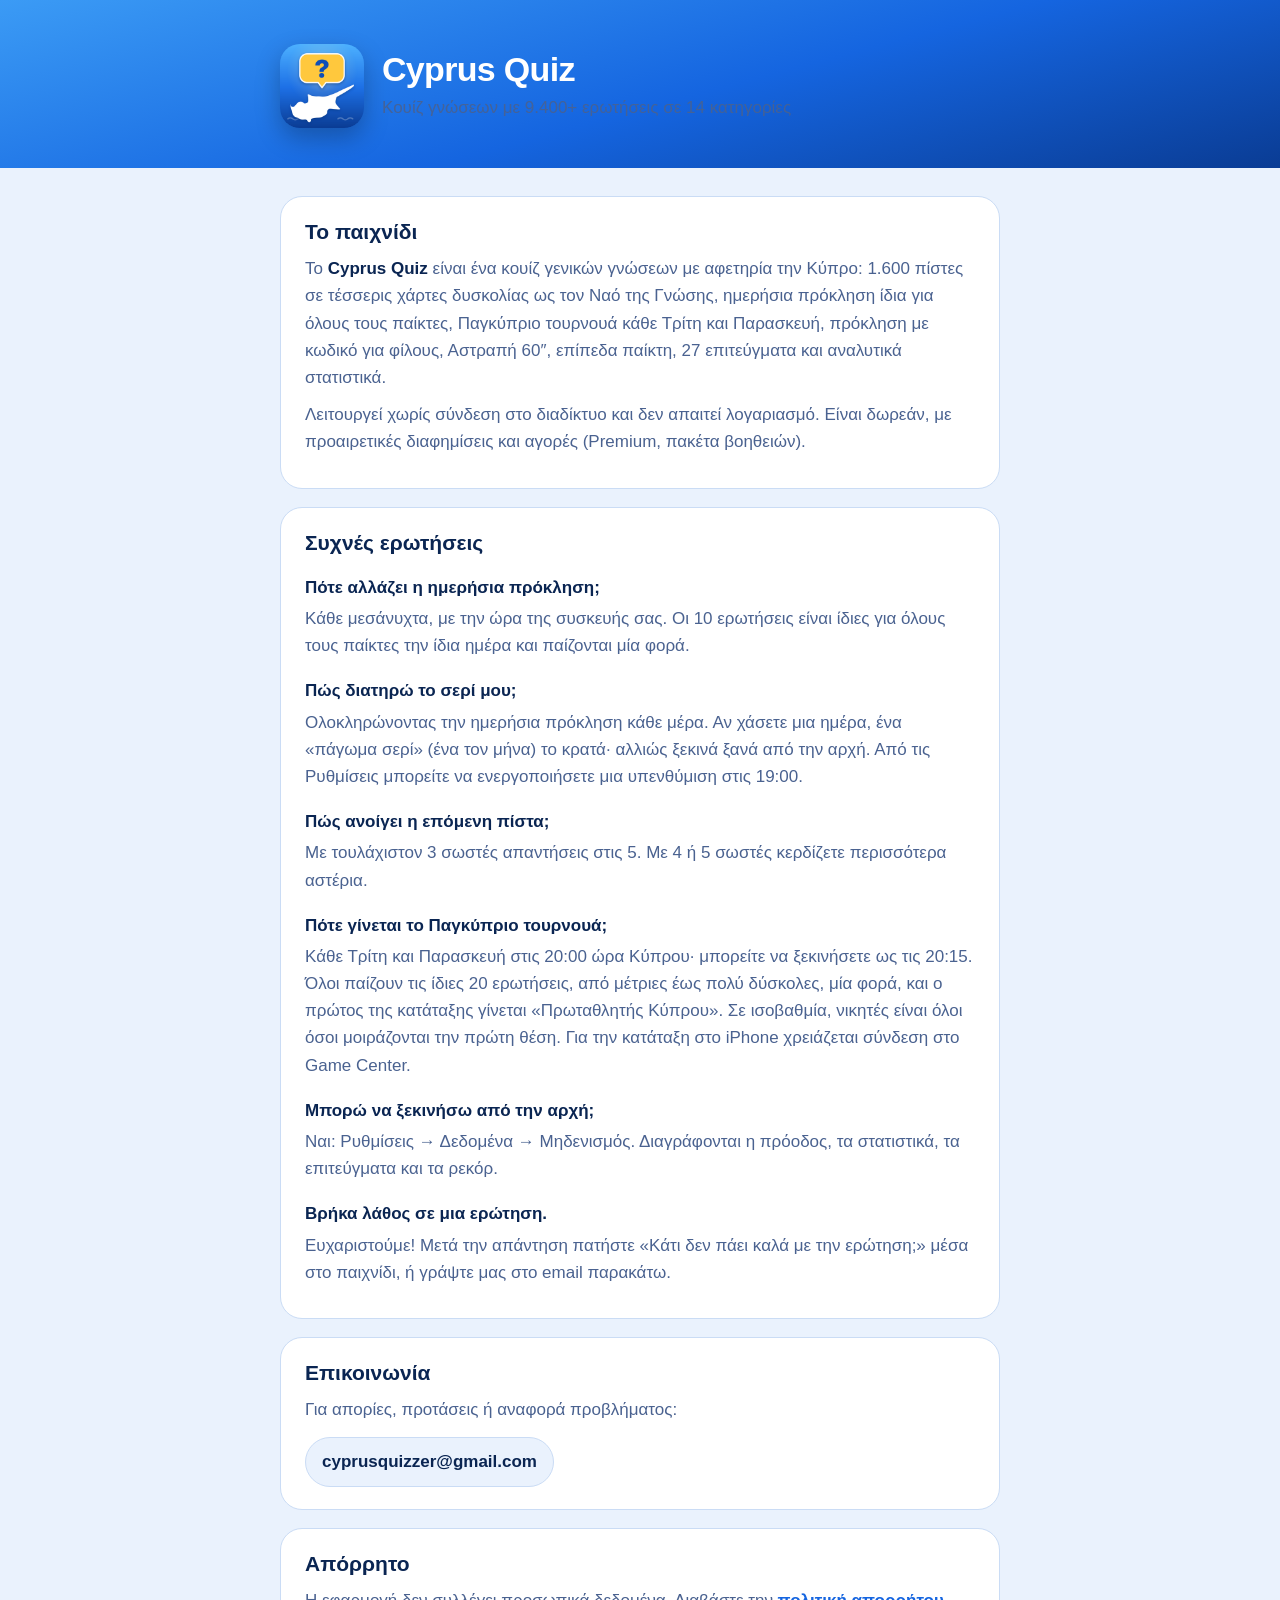
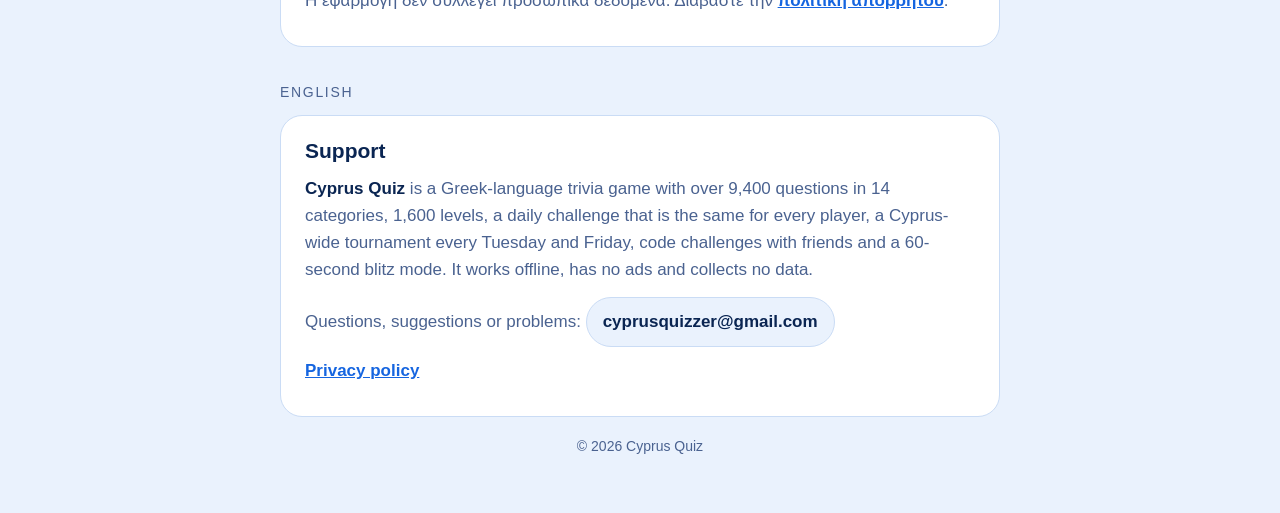
<file: index.html>
<!doctype html>
<html lang="el">
<head>
<meta charset="utf-8">
<meta name="viewport" content="width=device-width, initial-scale=1, viewport-fit=cover">
<title>Cyprus Quiz · Υποστήριξη</title>
<meta name="description" content="Cyprus Quiz: κουίζ γνώσεων με 9.400+ ερωτήσεις σε 14 κατηγορίες. Υποστήριξη και επικοινωνία.">
<link rel="icon" href="icon.png">
<link rel="stylesheet" href="style.css">
</head>
<body>
<header>
  <div class="wrap brand">
    <img src="icon.png" alt="">
    <div>
      <h1>Cyprus Quiz</h1>
      <p class="tag">Κουίζ γνώσεων με 9.400+ ερωτήσεις σε 14 κατηγορίες</p>
    </div>
  </div>
</header>
<main>
  <div class="wrap">
    <section>
      <h2>Το παιχνίδι</h2>
      <p>Το <strong>Cyprus Quiz</strong> είναι ένα κουίζ γενικών γνώσεων με αφετηρία την Κύπρο: 1.600 πίστες σε τέσσερις χάρτες δυσκολίας ως τον Ναό της Γνώσης, ημερήσια πρόκληση ίδια για όλους τους παίκτες, Παγκύπριο τουρνουά κάθε Τρίτη και Παρασκευή, πρόκληση με κωδικό για φίλους, Αστραπή 60″, επίπεδα παίκτη, 27 επιτεύγματα και αναλυτικά στατιστικά.</p>
      <p>Λειτουργεί χωρίς σύνδεση στο διαδίκτυο και δεν απαιτεί λογαριασμό. Είναι δωρεάν, με προαιρετικές διαφημίσεις και αγορές (Premium, πακέτα βοηθειών).</p>
    </section>

    <section>
      <h2>Συχνές ερωτήσεις</h2>
      <h3>Πότε αλλάζει η ημερήσια πρόκληση;</h3>
      <p>Κάθε μεσάνυχτα, με την ώρα της συσκευής σας. Οι 10 ερωτήσεις είναι ίδιες για όλους τους παίκτες την ίδια ημέρα και παίζονται μία φορά.</p>
      <h3>Πώς διατηρώ το σερί μου;</h3>
      <p>Ολοκληρώνοντας την ημερήσια πρόκληση κάθε μέρα. Αν χάσετε μια ημέρα, ένα «πάγωμα σερί» (ένα τον μήνα) το κρατά· αλλιώς ξεκινά ξανά από την αρχή. Από τις Ρυθμίσεις μπορείτε να ενεργοποιήσετε μια υπενθύμιση στις 19:00.</p>
      <h3>Πώς ανοίγει η επόμενη πίστα;</h3>
      <p>Με τουλάχιστον 3 σωστές απαντήσεις στις 5. Με 4 ή 5 σωστές κερδίζετε περισσότερα αστέρια.</p>
      <h3>Πότε γίνεται το Παγκύπριο τουρνουά;</h3>
      <p>Κάθε Τρίτη και Παρασκευή στις 20:00 ώρα Κύπρου· μπορείτε να ξεκινήσετε ως τις 20:15. Όλοι παίζουν τις ίδιες 20 ερωτήσεις, από μέτριες έως πολύ δύσκολες, μία φορά, και ο πρώτος της κατάταξης γίνεται «Πρωταθλητής Κύπρου». Σε ισοβαθμία, νικητές είναι όλοι όσοι μοιράζονται την πρώτη θέση. Για την κατάταξη στο iPhone χρειάζεται σύνδεση στο Game Center.</p>
      <h3>Μπορώ να ξεκινήσω από την αρχή;</h3>
      <p>Ναι: Ρυθμίσεις → Δεδομένα → Μηδενισμός. Διαγράφονται η πρόοδος, τα στατιστικά, τα επιτεύγματα και τα ρεκόρ.</p>
      <h3>Βρήκα λάθος σε μια ερώτηση.</h3>
      <p>Ευχαριστούμε! Μετά την απάντηση πατήστε «Κάτι δεν πάει καλά με την ερώτηση;» μέσα στο παιχνίδι, ή γράψτε μας στο email παρακάτω.</p>
    </section>

    <section>
      <h2>Επικοινωνία</h2>
      <p>Για απορίες, προτάσεις ή αναφορά προβλήματος:</p>
      <span class="mail">cyprusquizzer@gmail.com</span>
    </section>

    <section>
      <h2>Απόρρητο</h2>
      <p>Η εφαρμογή δεν συλλέγει προσωπικά δεδομένα. Διαβάστε την <a href="privacy.html">πολιτική απορρήτου</a>.</p>
    </section>

    <p class="lang">English</p>
    <section lang="en">
      <h2>Support</h2>
      <p><strong>Cyprus Quiz</strong> is a Greek-language trivia game with over 9,400 questions in 14 categories, 1,600 levels, a daily challenge that is the same for every player, a Cyprus-wide tournament every Tuesday and Friday, code challenges with friends and a 60-second blitz mode. It works offline, has no ads and collects no data.</p>
      <p>Questions, suggestions or problems: <span class="mail">cyprusquizzer@gmail.com</span></p>
      <p><a href="privacy.html#en">Privacy policy</a></p>
    </section>
    <footer>© 2026 Cyprus Quiz</footer>
  </div>
</main>
</body>
</html>
</file>
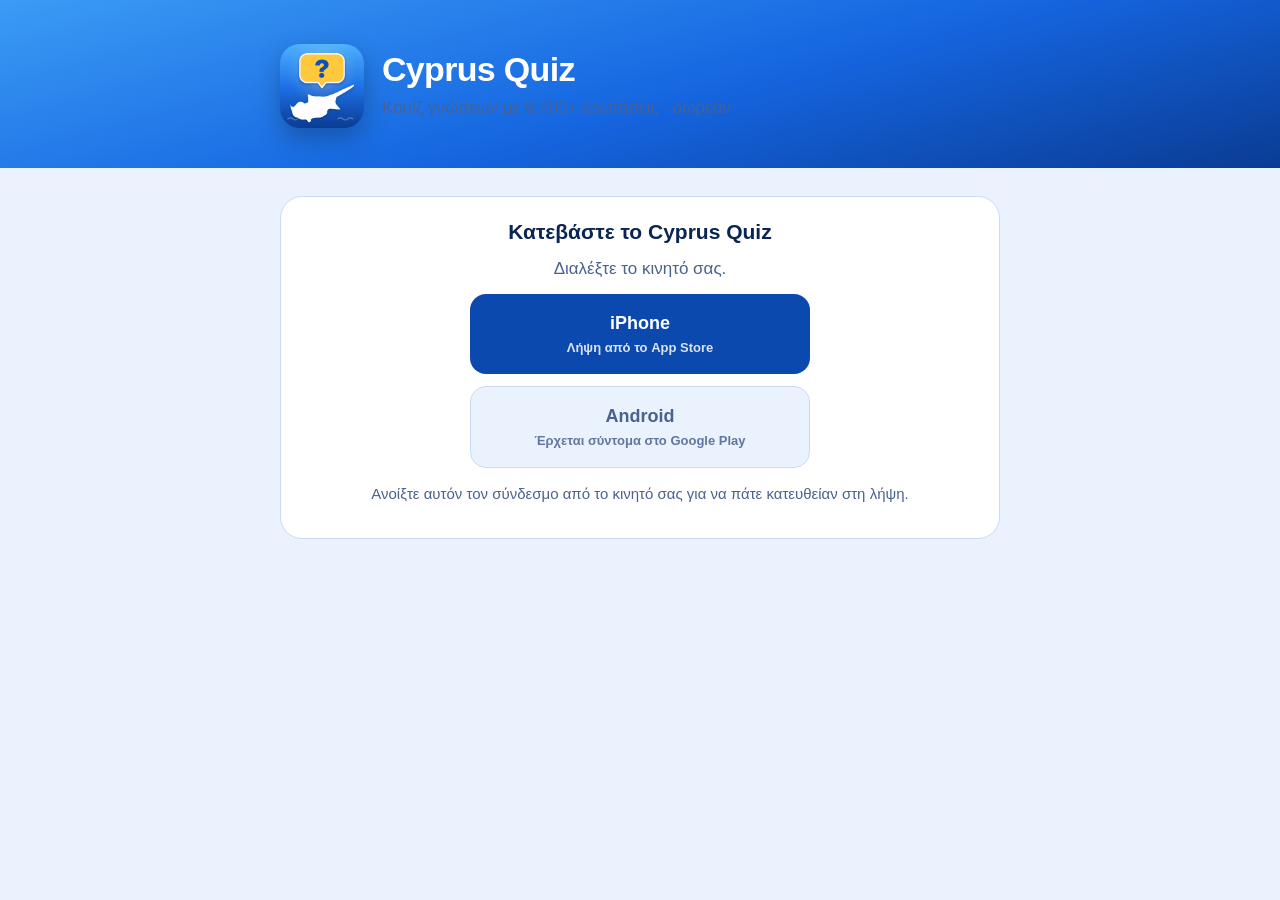
<file: app/index.html>
<!doctype html>
<html lang="el">
<head>
<meta charset="utf-8">
<meta name="viewport" content="width=device-width, initial-scale=1, viewport-fit=cover">
<title>Cyprus Quiz · Κατεβάστε το δωρεάν</title>
<meta name="description" content="Cyprus Quiz: κουίζ γνώσεων με 9.400+ ερωτήσεις. Κατεβάστε το δωρεάν σε iPhone και Android.">
<meta property="og:title" content="Cyprus Quiz · Κατεβάστε το δωρεάν">
<meta property="og:description" content="Κουίζ γνώσεων με 9.400+ ερωτήσεις, ημερήσια πρόκληση και Παγκύπριο τουρνουά.">
<meta property="og:image" content="https://spyrosantoniou555-hue.github.io/icon.png">
<meta property="og:type" content="website">
<link rel="icon" href="../icon.png">
<link rel="stylesheet" href="../style.css">
<script>
/* Ένας σύνδεσμος για όλους: το iPhone πάει στο App Store, το Android στο Google Play.
   ANDROID_LIVE: γίνεται true μόλις το παιχνίδι κυκλοφορήσει δημόσια στο Google Play. */
var IOS_URL = 'https://apps.apple.com/app/cyprus-quiz/id6836893858';
var ANDROID_URL = 'https://play.google.com/store/apps/details?id=com.spyrosantoniou.cyprusquizzes';
var ANDROID_LIVE = false;
var ua = navigator.userAgent || '';
var isIOS = /iPhone|iPad|iPod/i.test(ua) || (navigator.platform === 'MacIntel' && navigator.maxTouchPoints > 1);
var isAndroid = /Android/i.test(ua);
var device = isIOS ? 'ios' : isAndroid ? 'android' : 'other';
if (isIOS) location.replace(IOS_URL);
else if (isAndroid && ANDROID_LIVE) location.replace(ANDROID_URL);
</script>
<style>
  .get { text-align: center; }
  .get .btn { display: block; margin: 12px auto 0; max-width: 340px; padding: 15px 20px; border-radius: 16px; background: var(--brand-2, #0B49AE); color: #FFFFFF; font-weight: 700; font-size: 18px; text-decoration: none; }
  .get .btn.off { background: var(--bg); color: var(--ink-2); border: 1px solid var(--line); }
  .get .btn small { display: block; font-weight: 600; font-size: 13px; opacity: .85; }
  .note { font-size: 15px; margin-top: 14px; }
</style>
</head>
<body>
<header>
  <div class="wrap brand">
    <img src="../icon.png" alt="">
    <div>
      <h1>Cyprus Quiz</h1>
      <p class="tag">Κουίζ γνώσεων με 9.400+ ερωτήσεις · δωρεάν</p>
    </div>
  </div>
</header>
<main>
  <div class="wrap">
    <section class="get">
      <h2 id="title">Κατεβάστε το Cyprus Quiz</h2>
      <p id="lead">Διαλέξτε το κινητό σας.</p>
      <a class="btn" id="ios" href="https://apps.apple.com/app/cyprus-quiz/id6836893858">iPhone<small>Λήψη από το App Store</small></a>
      <a class="btn off" id="android" href="#" aria-disabled="true">Android<small>Έρχεται σύντομα στο Google Play</small></a>
      <p class="note" id="note"></p>
    </section>
  </div>
</main>
<script>
(function () {
  var a = document.getElementById('android');
  if (ANDROID_LIVE) {
    a.href = ANDROID_URL; a.className = 'btn'; a.removeAttribute('aria-disabled');
    a.innerHTML = 'Android<small>Λήψη από το Google Play</small>';
  } else {
    a.addEventListener('click', function (e) { e.preventDefault(); });
  }
  if (device === 'ios') {
    document.getElementById('lead').textContent = 'Σας μεταφέρουμε στο App Store…';
  } else if (device === 'android' && !ANDROID_LIVE) {
    document.getElementById('title').textContent = 'Σύντομα και στο Android';
    document.getElementById('lead').textContent = 'Το Cyprus Quiz για Android κυκλοφορεί σε λίγες μέρες στο Google Play. Προς το παρόν είναι διαθέσιμο στο iPhone.';
    document.getElementById('ios').style.display = 'none';
  } else if (device === 'android') {
    document.getElementById('lead').textContent = 'Σας μεταφέρουμε στο Google Play…';
  } else {
    document.getElementById('note').textContent = 'Ανοίξτε αυτόν τον σύνδεσμο από το κινητό σας για να πάτε κατευθείαν στη λήψη.';
  }
})();
</script>
</body>
</html>
</file>
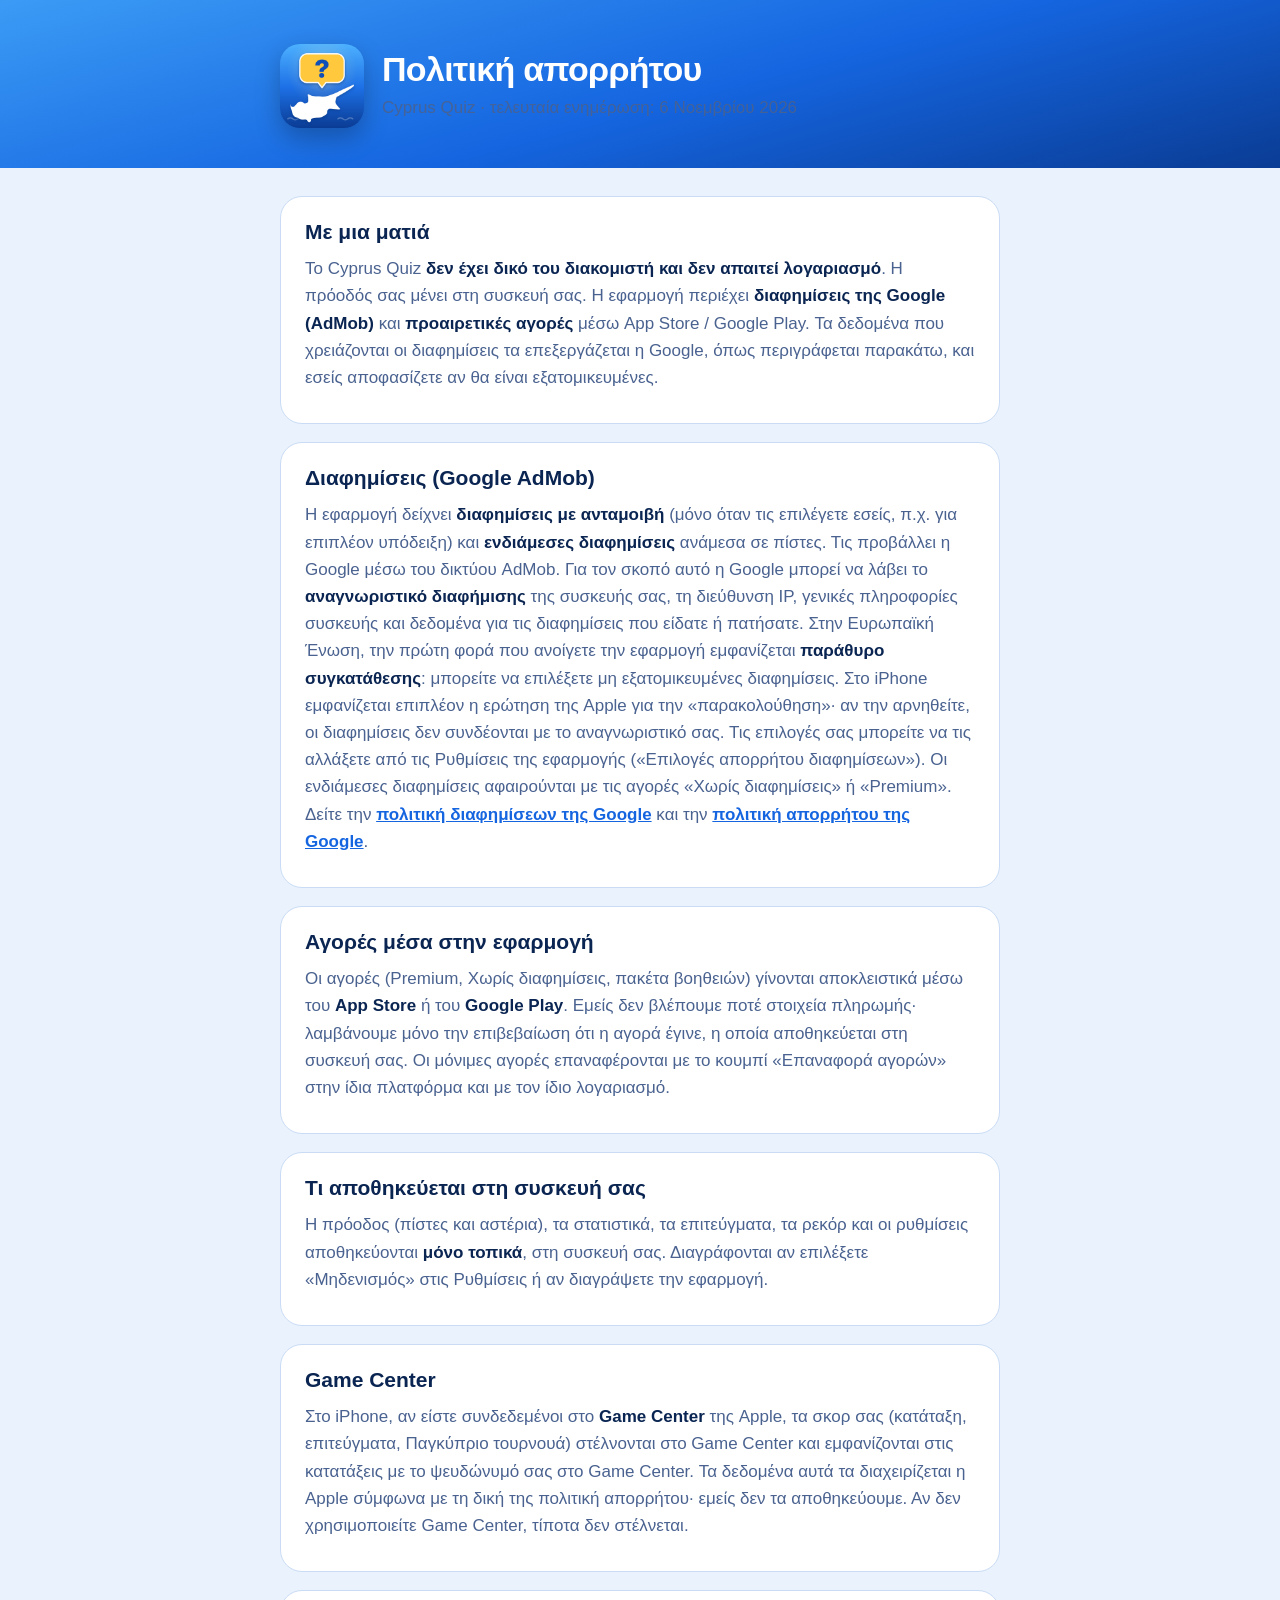
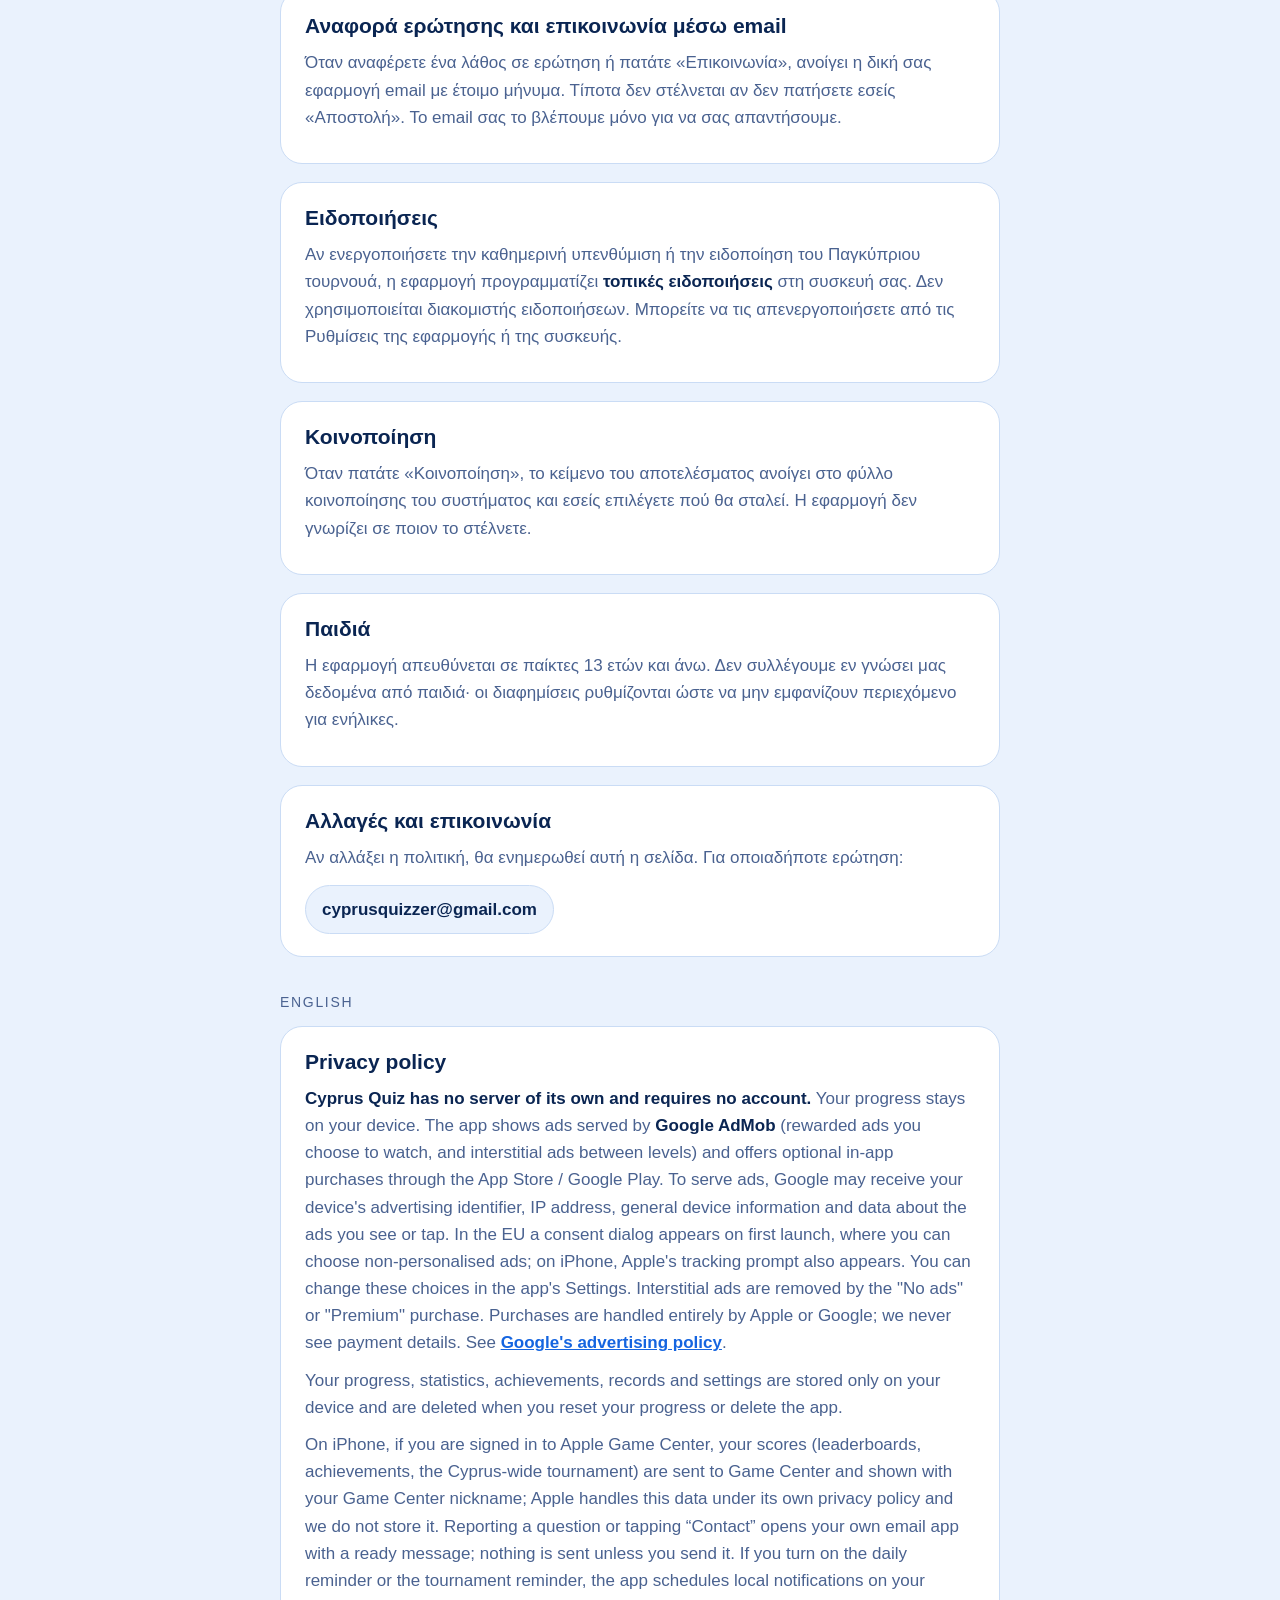
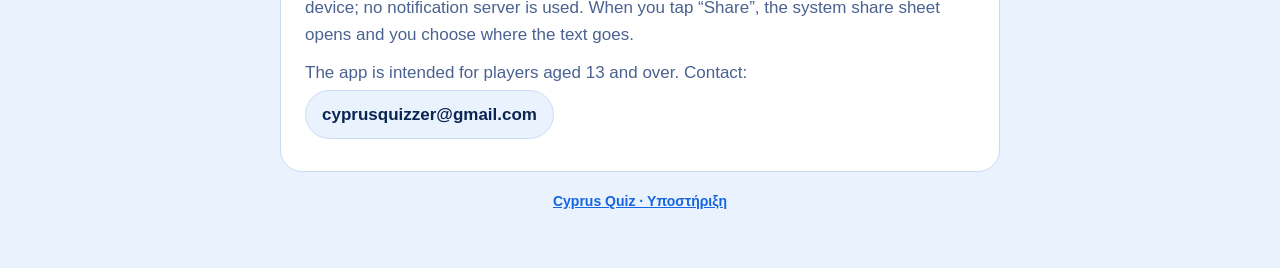
<file: privacy.html>
<!doctype html>
<html lang="el">
<head>
<meta charset="utf-8">
<meta name="viewport" content="width=device-width, initial-scale=1, viewport-fit=cover">
<title>Cyprus Quiz · Πολιτική απορρήτου</title>
<link rel="icon" href="icon.png">
<link rel="stylesheet" href="style.css">
</head>
<body>
<header>
  <div class="wrap brand">
    <img src="icon.png" alt="">
    <div>
      <h1>Πολιτική απορρήτου</h1>
      <p class="tag">Cyprus Quiz · τελευταία ενημέρωση: 6 Νοεμβρίου 2026</p>
    </div>
  </div>
</header>
<main>
  <div class="wrap">
    <section>
      <h2>Με μια ματιά</h2>
      <p>Το Cyprus Quiz <strong>δεν έχει δικό του διακομιστή και δεν απαιτεί λογαριασμό</strong>. Η πρόοδός σας μένει στη συσκευή σας. Η εφαρμογή περιέχει <strong>διαφημίσεις της Google (AdMob)</strong> και <strong>προαιρετικές αγορές</strong> μέσω App Store / Google Play. Τα δεδομένα που χρειάζονται οι διαφημίσεις τα επεξεργάζεται η Google, όπως περιγράφεται παρακάτω, και εσείς αποφασίζετε αν θα είναι εξατομικευμένες.</p>
    </section>
    <section>
      <h2>Διαφημίσεις (Google AdMob)</h2>
      <p>Η εφαρμογή δείχνει <strong>διαφημίσεις με ανταμοιβή</strong> (μόνο όταν τις επιλέγετε εσείς, π.χ. για επιπλέον υπόδειξη) και <strong>ενδιάμεσες διαφημίσεις</strong> ανάμεσα σε πίστες. Τις προβάλλει η Google μέσω του δικτύου AdMob. Για τον σκοπό αυτό η Google μπορεί να λάβει το <strong>αναγνωριστικό διαφήμισης</strong> της συσκευής σας, τη διεύθυνση IP, γενικές πληροφορίες συσκευής και δεδομένα για τις διαφημίσεις που είδατε ή πατήσατε. Στην Ευρωπαϊκή Ένωση, την πρώτη φορά που ανοίγετε την εφαρμογή εμφανίζεται <strong>παράθυρο συγκατάθεσης</strong>: μπορείτε να επιλέξετε μη εξατομικευμένες διαφημίσεις. Στο iPhone εμφανίζεται επιπλέον η ερώτηση της Apple για την «παρακολούθηση»· αν την αρνηθείτε, οι διαφημίσεις δεν συνδέονται με το αναγνωριστικό σας. Τις επιλογές σας μπορείτε να τις αλλάξετε από τις Ρυθμίσεις της εφαρμογής («Επιλογές απορρήτου διαφημίσεων»). Οι ενδιάμεσες διαφημίσεις αφαιρούνται με τις αγορές «Χωρίς διαφημίσεις» ή «Premium». Δείτε την <a href="https://policies.google.com/technologies/ads">πολιτική διαφημίσεων της Google</a> και την <a href="https://policies.google.com/privacy">πολιτική απορρήτου της Google</a>.</p>
    </section>
    <section>
      <h2>Αγορές μέσα στην εφαρμογή</h2>
      <p>Οι αγορές (Premium, Χωρίς διαφημίσεις, πακέτα βοηθειών) γίνονται αποκλειστικά μέσω του <strong>App Store</strong> ή του <strong>Google Play</strong>. Εμείς δεν βλέπουμε ποτέ στοιχεία πληρωμής· λαμβάνουμε μόνο την επιβεβαίωση ότι η αγορά έγινε, η οποία αποθηκεύεται στη συσκευή σας. Οι μόνιμες αγορές επαναφέρονται με το κουμπί «Επαναφορά αγορών» στην ίδια πλατφόρμα και με τον ίδιο λογαριασμό.</p>
    </section>
    <section>
      <h2>Τι αποθηκεύεται στη συσκευή σας</h2>
      <p>Η πρόοδος (πίστες και αστέρια), τα στατιστικά, τα επιτεύγματα, τα ρεκόρ και οι ρυθμίσεις αποθηκεύονται <strong>μόνο τοπικά</strong>, στη συσκευή σας. Διαγράφονται αν επιλέξετε «Μηδενισμός» στις Ρυθμίσεις ή αν διαγράψετε την εφαρμογή.</p>
    </section>
    <section>
      <h2>Game Center</h2>
      <p>Στο iPhone, αν είστε συνδεδεμένοι στο <strong>Game Center</strong> της Apple, τα σκορ σας (κατάταξη, επιτεύγματα, Παγκύπριο τουρνουά) στέλνονται στο Game Center και εμφανίζονται στις κατατάξεις με το ψευδώνυμό σας στο Game Center. Τα δεδομένα αυτά τα διαχειρίζεται η Apple σύμφωνα με τη δική της πολιτική απορρήτου· εμείς δεν τα αποθηκεύουμε. Αν δεν χρησιμοποιείτε Game Center, τίποτα δεν στέλνεται.</p>
    </section>
    <section>
      <h2>Αναφορά ερώτησης και επικοινωνία μέσω email</h2>
      <p>Όταν αναφέρετε ένα λάθος σε ερώτηση ή πατάτε «Επικοινωνία», ανοίγει η δική σας εφαρμογή email με έτοιμο μήνυμα. Τίποτα δεν στέλνεται αν δεν πατήσετε εσείς «Αποστολή». Το email σας το βλέπουμε μόνο για να σας απαντήσουμε.</p>
    </section>
    <section>
      <h2>Ειδοποιήσεις</h2>
      <p>Αν ενεργοποιήσετε την καθημερινή υπενθύμιση ή την ειδοποίηση του Παγκύπριου τουρνουά, η εφαρμογή προγραμματίζει <strong>τοπικές ειδοποιήσεις</strong> στη συσκευή σας. Δεν χρησιμοποιείται διακομιστής ειδοποιήσεων. Μπορείτε να τις απενεργοποιήσετε από τις Ρυθμίσεις της εφαρμογής ή της συσκευής.</p>
    </section>
    <section>
      <h2>Κοινοποίηση</h2>
      <p>Όταν πατάτε «Κοινοποίηση», το κείμενο του αποτελέσματος ανοίγει στο φύλλο κοινοποίησης του συστήματος και εσείς επιλέγετε πού θα σταλεί. Η εφαρμογή δεν γνωρίζει σε ποιον το στέλνετε.</p>
    </section>
    <section>
      <h2>Παιδιά</h2>
      <p>Η εφαρμογή απευθύνεται σε παίκτες 13 ετών και άνω. Δεν συλλέγουμε εν γνώσει μας δεδομένα από παιδιά· οι διαφημίσεις ρυθμίζονται ώστε να μην εμφανίζουν περιεχόμενο για ενήλικες.</p>
    </section>
    <section>
      <h2>Αλλαγές και επικοινωνία</h2>
      <p>Αν αλλάξει η πολιτική, θα ενημερωθεί αυτή η σελίδα. Για οποιαδήποτε ερώτηση:</p>
      <span class="mail">cyprusquizzer@gmail.com</span>
    </section>

    <p class="lang" id="en">English</p>
    <section lang="en">
      <h2>Privacy policy</h2>
      <p><strong>Cyprus Quiz has no server of its own and requires no account.</strong> Your progress stays on your device. The app shows ads served by <strong>Google AdMob</strong> (rewarded ads you choose to watch, and interstitial ads between levels) and offers optional in-app purchases through the App Store / Google Play. To serve ads, Google may receive your device's advertising identifier, IP address, general device information and data about the ads you see or tap. In the EU a consent dialog appears on first launch, where you can choose non-personalised ads; on iPhone, Apple's tracking prompt also appears. You can change these choices in the app's Settings. Interstitial ads are removed by the "No ads" or "Premium" purchase. Purchases are handled entirely by Apple or Google; we never see payment details. See <a href="https://policies.google.com/technologies/ads">Google's advertising policy</a>.</p>
      <p>Your progress, statistics, achievements, records and settings are stored only on your device and are deleted when you reset your progress or delete the app.</p>
      <p>On iPhone, if you are signed in to Apple Game Center, your scores (leaderboards, achievements, the Cyprus-wide tournament) are sent to Game Center and shown with your Game Center nickname; Apple handles this data under its own privacy policy and we do not store it. Reporting a question or tapping “Contact” opens your own email app with a ready message; nothing is sent unless you send it. If you turn on the daily reminder or the tournament reminder, the app schedules local notifications on your device; no notification server is used. When you tap “Share”, the system share sheet opens and you choose where the text goes.</p>
      <p>The app is intended for players aged 13 and over. Contact: <span class="mail">cyprusquizzer@gmail.com</span></p>
    </section>
    <footer><a href="index.html">Cyprus Quiz · Υποστήριξη</a></footer>
  </div>
</main>
</body>
</html>
</file>
<file: style.css>
:root {
  --bg: #EAF2FD; --surface: #FFFFFF; --ink: #0A2552; --ink-2: #4A6290; --line: #CADCF5;
  --brand: #1565E0; --brand-2: #0B49AE; --gold: #FFC83D;
  color-scheme: light;
}
@media (prefers-color-scheme: dark) {
  :root { --bg: #06132D; --surface: #0D224C; --ink: #EEF4FF; --ink-2: #A5BAE2; --line: #22427F; --brand: #82B5FF; color-scheme: dark; }
}
* { box-sizing: border-box; }
body { margin: 0; background: var(--bg); color: var(--ink); font: 17px/1.6 -apple-system, BlinkMacSystemFont, "Segoe UI", Roboto, "Noto Sans", sans-serif; -webkit-text-size-adjust: 100%; }
header { color: #FFFFFF; background: linear-gradient(165deg, #3B9BF5, #1565E0 55%, #0A3C94); padding-block: 44px 40px; padding-left: max(20px, env(safe-area-inset-left, 0px)); padding-right: max(20px, env(safe-area-inset-right, 0px)); }
.wrap { max-width: 720px; margin: 0 auto; }
.brand { display: flex; align-items: center; gap: 18px; }
.brand img { width: 84px; height: 84px; border-radius: 20px; box-shadow: 0 10px 24px rgb(0 0 0 / .25); }
h1 { margin: 0; font-size: 34px; line-height: 1.1; letter-spacing: -.02em; }
.tag { margin: 6px 0 0; opacity: .9; }
main { padding-block: 28px 56px; padding-left: max(20px, env(safe-area-inset-left, 0px)); padding-right: max(20px, env(safe-area-inset-right, 0px)); }
section { background: var(--surface); border: 1px solid var(--line); border-radius: 22px; padding: 22px 24px; margin-bottom: 18px; }
h2 { margin: 0 0 10px; font-size: 21px; line-height: 1.25; }
h3 { margin: 18px 0 4px; font-size: 17px; }
p, li { color: var(--ink-2); }
p { margin: 0 0 10px; }
ul { margin: 0; padding-left: 22px; }
strong { color: var(--ink); }
a { color: var(--brand); font-weight: 600; }
.mail { display: inline-block; margin-top: 4px; padding: 10px 16px; border-radius: 999px; background: var(--bg); border: 1px solid var(--line); font-weight: 700; color: var(--ink); user-select: all; }
footer { text-align: center; font-size: 14px; color: var(--ink-2); }
.lang { font-size: 14px; letter-spacing: .12em; text-transform: uppercase; color: var(--ink-2); margin: 34px 0 12px; }
</file>
